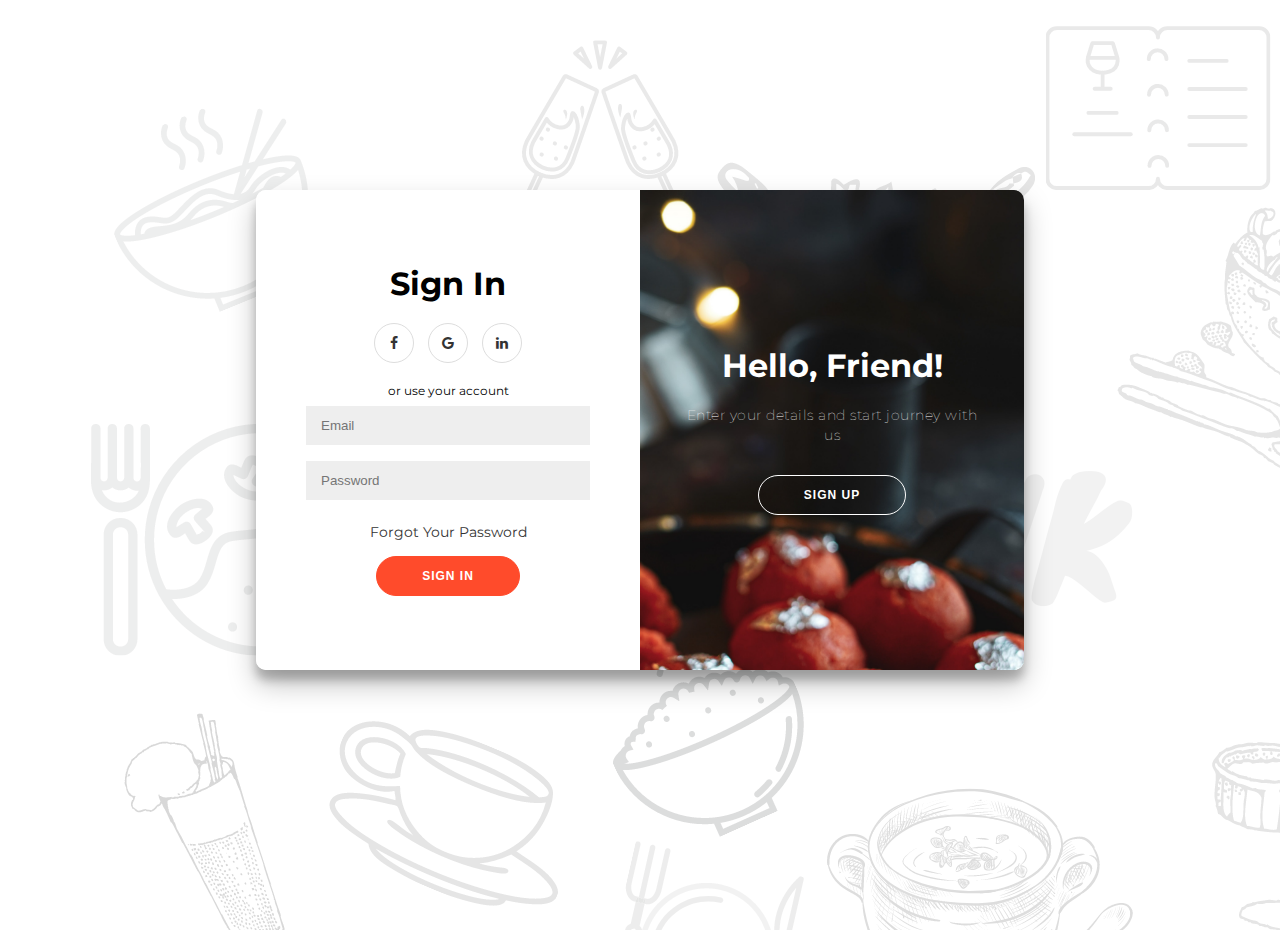
<file: css/login.html>
<!DOCTYPE html>
<html>
<head>
	<title>SignUp and Login</title>
	<link rel="stylesheet" type="text/css" href="login.css">
	<link rel="stylesheet" href="https://cdnjs.cloudflare.com/ajax/libs/font-awesome/4.7.0/css/font-awesome.min.css">
</head>
<body>
<div class="container" id="container">
<div class="form-container sign-up-container">

<form action="../php/signup.php" method="POST">
	<h1>Create Account</h1>
	<div class="social-container">
		<a href="#" class="social"><i class="fa fa-facebook"></i></a>
		<a href="#" class="social"><i class="fa fa-google"></i></a>
		<a href="#" class="social"><i class="fa fa-linkedin"></i></a>
	</div>
	<span>or use your email for registration</span>
	<input type="text" name="name" placeholder="Name">
	<input type="email" name="email" placeholder="Email">
	<input type="password" name="password" placeholder="Password">
	<button>SignUp</button>
</form>
</div>
<div class="form-container sign-in-container">
	<form action="../php/signin.php" method="POST">
		<h1>Sign In</h1>
		<div class="social-container">
		<a href="#" class="social"><i class="fa fa-facebook"></i></a>
		<a href="#" class="social"><i class="fa fa-google"></i></a>
		<a href="#" class="social"><i class="fa fa-linkedin"></i></a>
	</div>
	<span>or use your account</span>
	<input type="email" name="email" placeholder="Email">
	<input type="password" name="password" placeholder="Password">
	<a href="#">Forgot Your Password</a>

	<button>Sign In</button>
	</form>
</div>
<div class="overlay-container">
	<div class="overlay">
		<div class="overlay-panel overlay-left">
			<h1>Welcome Back!</h1>
			<p>To keep connected with us please login with your personal info</p>
			<button class="ghost" id="signIn">Sign In</button>
		</div>
		<div class="overlay-panel overlay-right">
			<h1>Hello, Friend!</h1>
			<p>Enter your details and start journey with us</p>
			<button class="ghost" id="signUp">Sign Up</button>
		</div>
	</div>
</div>
</div>

<script type="text/javascript">
	const signUpButton = document.getElementById('signUp');
	const signInButton = document.getElementById('signIn');
	const container = document.getElementById('container');

	signUpButton.addEventListener('click', () => {
		container.classList.add("right-panel-active");
	});
	signInButton.addEventListener('click', () => {
		container.classList.remove("right-panel-active");
	});
</script>


</body>
</html>
</file>
<file: css/login.css>
@import url('https://fonts.googleapis.com/css?family=Montserrat:400,800');

* {
	box-sizing: border-box;
}

body {
	background-image: url('../images/kwanzaa.png');
	display: flex;
	justify-content: center;
	align-items: center;
	flex-direction: column;
	font-family: 'Montserrat', sans-serif;
	height: 100vh;
	margin: -20px 0 50px;
}



h1 {
	font-weight: bold;
	margin: 0;
}

h2 {
	text-align: center;
}

p {
	font-size: 14px;
	font-weight: 100;
	line-height: 20px;
	letter-spacing: 0.5px;
	margin: 20px 0 30px;
}

span {
	font-size: 12px;
}

a {
	color: #333;
	font-size: 14px;
	text-decoration: none;
	margin: 15px 0;
}

button {
	border-radius: 20px;
	border: 1px solid #FF4B2B;
	background-color: #FF4B2B;
	color: #FFFFFF;
	font-size: 12px;
	font-weight: bold;
	padding: 12px 45px;
	letter-spacing: 1px;
	text-transform: uppercase;
	transition: transform 80ms ease-in;
}

button:active {
	transform: scale(0.95);
}

button:focus {
	outline: none;
}

button.ghost {
	background-color: transparent;
	border-color: #FFFFFF;
}

form {
	background-color: #FFFFFF;
	display: flex;
	align-items: center;
	justify-content: center;
	flex-direction: column;
	padding: 0 50px;
	height: 100%;
	text-align: center;
}

input {
	background-color: #eee;
	border: none;
	padding: 12px 15px;
	margin: 8px 0;
	width: 100%;
}

.container {
	background-color: #fff;
	border-radius: 10px;
  	box-shadow: 0 14px 28px rgba(0,0,0,0.25), 
			0 10px 10px rgba(0,0,0,0.22);
	position: relative;
	overflow: hidden;
	width: 768px;
	max-width: 100%;
	min-height: 480px;
}

.form-container {
	position: absolute;
	top: 0;
	height: 100%;
	transition: all 0.6s ease-in-out;
}

.sign-in-container {
	left: 0;
	width: 50%;
	z-index: 2;
}

.container.right-panel-active .sign-in-container {
	transform: translateX(100%);
}

.sign-up-container {
	left: 0;
	width: 50%;
	opacity: 0;
	z-index: 1;
}

.container.right-panel-active .sign-up-container {
	transform: translateX(100%);
	opacity: 1;
	z-index: 5;
	animation: show 0.6s;
}

@keyframes show {
	0%, 49.99% {
		opacity: 0;
		z-index: 1;
	}
	
	50%, 100% {
		opacity: 1;
		z-index: 5;
	}
}

.overlay-container {
	position: absolute;
	top: 0;
	left: 50%;
	width: 50%;
	height: 100%;
	overflow: hidden;
	transition: transform 0.6s ease-in-out;
	z-index: 100;
}

.container.right-panel-active .overlay-container{
	transform: translateX(-100%);
}

.overlay {
background-image: url('../images/pic.png');
	background-repeat: no-repeat;
	background-size: cover;
	background-position: 0 0;
	color: #FFFFFF;
	position: relative;
	left: -100%;
	height: 100%;
	width: 200%;
  	transform: translateX(0);
	transition: transform 0.6s ease-in-out;
}

.container.right-panel-active .overlay {
  	transform: translateX(50%);
}

.overlay-panel {
	position: absolute;
	display: flex;
	align-items: center;
	justify-content: center;
	flex-direction: column;
	padding: 0 40px;
	text-align: center;
	top: 0;
	height: 100%;
	width: 50%;
	transform: translateX(0);
	transition: transform 0.6s ease-in-out;
}

.overlay-left {
	transform: translateX(-20%);
}

.container.right-panel-active .overlay-left {
	transform: translateX(0);
}

.overlay-right {
	right: 0;
	transform: translateX(0);
}

.container.right-panel-active .overlay-right {
	transform: translateX(20%);
}

.social-container {
	margin: 20px 0;
}

.social-container a {
	border: 1px solid #DDDDDD;
	border-radius: 50%;
	display: inline-flex;
	justify-content: center;
	align-items: center;
	margin: 0 5px;
	height: 40px;
	width: 40px;
}
</file>
